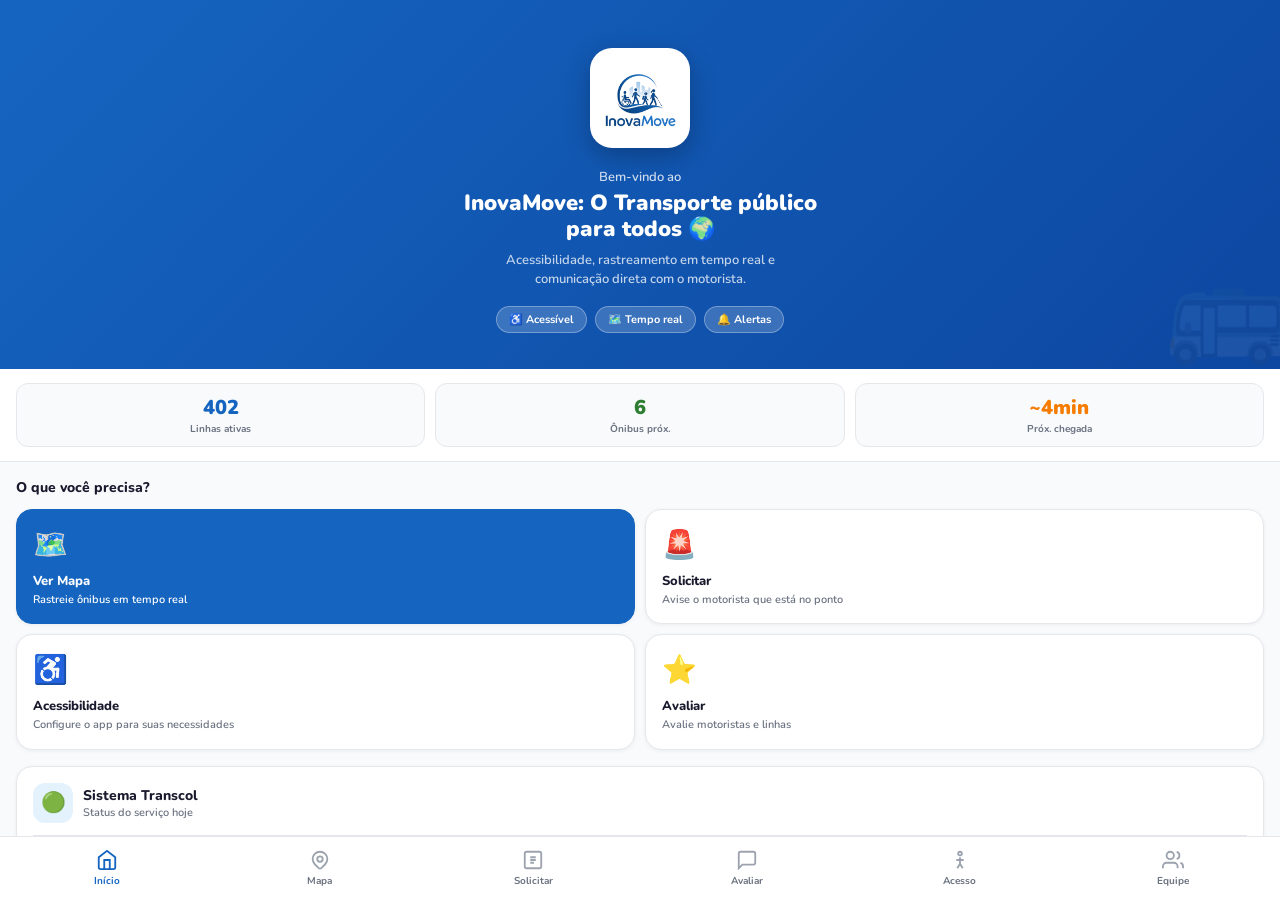
<file: index.html>
<!DOCTYPE html>
<html lang="pt-BR">
<head>
  <meta charset="UTF-8">
  <meta name="viewport" content="width=device-width, initial-scale=1.0">
  <title>InovaMove - Início</title>
  <link rel="preconnect" href="https://fonts.googleapis.com">
  <link href="https://fonts.googleapis.com/css2?family=Nunito:wght@400;600;700;800;900&display=swap" rel="stylesheet">
  <link rel="stylesheet" href="assets/css/variables.css">
  <link rel="stylesheet" href="assets/css/base.css">
  <link rel="stylesheet" href="assets/css/home.css">
  <link rel="manifest" href="manifest.json">
  <link rel="icon" href="assets/img/icon-192.png">
  <link rel="apple-touch-icon" href="assets/img/icon-192.png">
  <meta name="theme-color" content="#1565C0">
</head>
<body>

<div class="main">
  <div class="hero">
    <div class="hero-logo-main">
      <img src="assets/img/logo.png" alt="InovaMove Logo Principal">
    </div>

    <div class="hero-greeting">Bem-vindo ao</div>
    <div class="hero-title">InovaMove: O Transporte público<br>para todos 🌍</div>
    <div class="hero-subtitle">Acessibilidade, rastreamento em tempo real e comunicação direta com o motorista.</div>
    <div class="hero-badges">
      <span class="hero-badge">♿ Acessível</span>
      <span class="hero-badge">🗺️ Tempo real</span>
      <span class="hero-badge">🔔 Alertas</span>
    </div>
  </div>

  <div class="status-bar">
    <div class="status-item"><div class="num">402</div><div class="label">Linhas ativas</div></div>
    <div class="status-item"><div class="num" style="color:var(--green)">6</div><div class="label">Ônibus próx.</div></div>
    <div class="status-item"><div class="num" style="color:#F57C00">~4min</div><div class="label">Próx. chegada</div></div>
  </div>

  <div class="section">
    <div class="section-title">O que você precisa?</div>
    <div class="actions-grid">
      <a href="mapa.html" class="action-card highlight">
        <div class="action-icon">🗺️</div>
        <div class="action-title">Ver Mapa</div>
        <div class="action-desc">Rastreie ônibus em tempo real</div>
      </a>
      <a href="solicitacao.html" class="action-card">
        <div class="action-icon">🚨</div>
        <div class="action-title">Solicitar</div>
        <div class="action-desc">Avise o motorista que está no ponto</div>
      </a>
      <a href="acessibilidade.html" class="action-card">
        <div class="action-icon">♿</div>
        <div class="action-title">Acessibilidade</div>
        <div class="action-desc">Configure o app para suas necessidades</div>
      </a>
      <a href="feedback.html" class="action-card">
        <div class="action-icon">⭐</div>
        <div class="action-title">Avaliar</div>
        <div class="action-desc">Avalie motoristas e linhas</div>
      </a>
    </div>
  </div>

  <div class="info-card">
    <div class="info-card-top">
      <div class="info-card-icon">🟢</div>
      <div><div class="info-card-title">Sistema Transcol</div><div class="info-card-sub">Status do serviço hoje</div></div>
    </div>
    <div class="info-item"><div class="info-dot"></div><div class="info-text">Todas as linhas operando normalmente</div></div>
    <div class="info-item"><div class="info-dot"></div><div class="info-text">Wi-Fi disponível nos ônibus Transcol</div></div>
    <div class="info-item"><div class="info-dot" style="background:#F57C00"></div><div class="info-text">Trânsito moderado na Av. Vitória</div></div>
    <div class="info-item"><div class="info-dot"></div><div class="info-text">Integração Aquaviário ativa</div></div>
  </div>
</div>

<nav>
  <a class="nav-item active" href="index.html">
    <svg viewBox="0 0 24 24" fill="none" stroke="#1565C0" stroke-width="2"><path d="M3 9l9-7 9 7v11a2 2 0 0 1-2 2H5a2 2 0 0 1-2-2z"/><polyline points="9 22 9 12 15 12 15 22"/></svg>
    Início
  </a>
  <a class="nav-item" href="mapa.html">
    <svg viewBox="0 0 24 24" fill="none" stroke="#9ca3af" stroke-width="2"><circle cx="12" cy="11" r="3"/><path d="M17.657 16.657L13.414 20.9a1.998 1.998 0 0 1-2.827 0l-4.244-4.243a8 8 0 1 1 11.314 0z"/></svg>
    Mapa
  </a>
  <a class="nav-item" href="solicitacao.html">
    <svg viewBox="0 0 24 24" fill="none" stroke="#9ca3af" stroke-width="2"><rect x="3" y="3" width="18" height="18" rx="2"/><path d="M9 9h6M9 12h6M9 15h4"/></svg>
    Solicitar
  </a>
  <a class="nav-item" href="feedback.html">
    <svg viewBox="0 0 24 24" fill="none" stroke="#9ca3af" stroke-width="2"><path d="M21 15a2 2 0 0 1-2 2H7l-4 4V5a2 2 0 0 1 2-2h14a2 2 0 0 1 2 2z"/></svg>
    Avaliar
  </a>
  <a class="nav-item" href="acessibilidade.html">
    <svg viewBox="0 0 24 24" fill="none" stroke="#9ca3af" stroke-width="2"><circle cx="12" cy="5" r="2"/><path d="M12 9v7M9 21l3-5 3 5M8 12h8"/></svg>
    Acesso
  </a>
  <a class="nav-item" href="sobre.html">
    <svg viewBox="0 0 24 24" fill="none" stroke="#9ca3af" stroke-width="2"><path d="M17 21v-2a4 4 0 0 0-4-4H5a4 4 0 0 0-4 4v2"/><circle cx="9" cy="7" r="4"/><path d="M23 21v-2a4 4 0 0 0-3-3.87M16 3.13a4 4 0 0 1 0 7.75"/></svg>
    Equipe
  </a>
</nav>

<script src="assets/js/accessibility.js"></script>
</body>
</html>
</file>
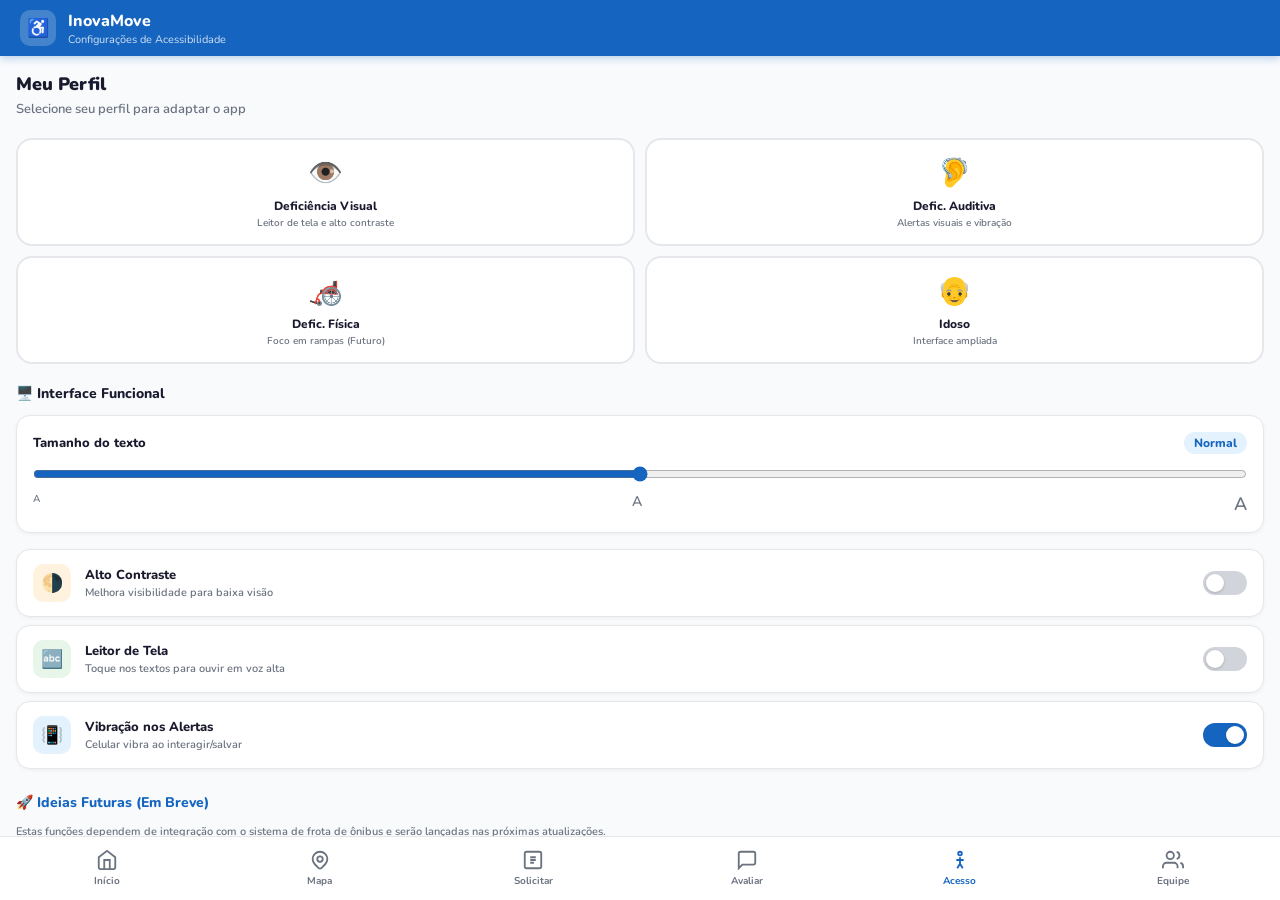
<file: acessibilidade.html>
<!DOCTYPE html>
<html lang="pt-BR">
<head>
  <meta charset="UTF-8">
  <meta name="viewport" content="width=device-width, initial-scale=1.0">
  <title>InovaMove - Acessibilidade</title>
  <link rel="preconnect" href="https://fonts.googleapis.com">
  <link href="https://fonts.googleapis.com/css2?family=Nunito:wght@400;600;700;800;900&display=swap" rel="stylesheet">
  <link rel="stylesheet" href="assets/css/variables.css">
  <link rel="stylesheet" href="assets/css/base.css">
  <link rel="stylesheet" href="assets/css/acessibilidade.css">
  <link rel="manifest" href="manifest.json">
  <link rel="icon" href="assets/img/icon-192.png">
  <link rel="apple-touch-icon" href="assets/img/icon-192.png">
  <meta name="theme-color" content="#1565C0">
</head>
<body>
<header>
  <div class="header-icon">♿</div>
  <div class="header-text"><h1>InovaMove</h1><p>Configurações de Acessibilidade</p></div>
</header>

<div class="main">
  <div class="page-title">Meu Perfil</div>
  <div class="page-sub">Selecione seu perfil para adaptar o app</div>

  <div class="perfil-grid">
    <div class="perfil-card" data-perfil="visual" onclick="selecionarPerfil(this, 'visual')">
      <div class="emoji">👁️</div>
      <div class="nome">Deficiência Visual</div>
      <div class="desc">Leitor de tela e alto contraste</div>
    </div>
    <div class="perfil-card" data-perfil="auditiva" onclick="selecionarPerfil(this, 'auditiva')">
      <div class="emoji">🦻</div>
      <div class="nome">Defic. Auditiva</div>
      <div class="desc">Alertas visuais e vibração</div>
    </div>
    <div class="perfil-card" data-perfil="fisica" onclick="selecionarPerfil(this, 'fisica')">
      <div class="emoji">🦽</div>
      <div class="nome">Defic. Física</div>
      <div class="desc">Foco em rampas (Futuro)</div>
    </div>
    <div class="perfil-card" data-perfil="idoso" onclick="selecionarPerfil(this, 'idoso')">
      <div class="emoji">👴</div>
      <div class="nome">Idoso</div>
      <div class="desc">Interface ampliada</div>
    </div>
  </div>

  <div class="section-title">🖥️ Interface Funcional</div>

  <div class="slider-card">
    <div class="slider-label">
      <span>Tamanho do texto</span>
      <span class="val" id="font-val">Normal</span>
    </div>
    <input type="range" min="1" max="3" value="2" id="slider-fonte" oninput="updateFont(this.value)">
    <div style="display:flex;justify-content:space-between;margin-top:4px;">
      <span style="font-size:10px;color:var(--text-muted);font-weight:600;">A</span>
      <span style="font-size:14px;color:var(--text-muted);font-weight:600;">A</span>
      <span style="font-size:18px;color:var(--text-muted);font-weight:600;">A</span>
    </div>
  </div>

  <div class="toggle-card">
    <div class="toggle-row">
      <div class="toggle-icon" style="background:#FFF3E0; color:#000;">🌗</div>
      <div class="toggle-info">
        <div class="toggle-name">Alto Contraste</div>
        <div class="toggle-desc">Melhora visibilidade para baixa visão</div>
      </div>
      <label class="toggle-switch"><input type="checkbox" id="toggle-contraste" onchange="aplicarPreview()"><span class="slider"></span></label>
    </div>
  </div>

  <div class="toggle-card">
    <div class="toggle-row">
      <div class="toggle-icon" style="background:#E8F5E9; color:#000;">🔤</div>
      <div class="toggle-info">
        <div class="toggle-name">Leitor de Tela</div>
        <div class="toggle-desc">Toque nos textos para ouvir em voz alta</div>
      </div>
      <label class="toggle-switch"><input type="checkbox" id="toggle-leitor" onchange="aplicarPreview()"><span class="slider"></span></label>
    </div>
  </div>

  <div class="toggle-card">
    <div class="toggle-row">
      <div class="toggle-icon" style="background:#E3F2FD; color:#000;">📳</div>
      <div class="toggle-info">
        <div class="toggle-name">Vibração nos Alertas</div>
        <div class="toggle-desc">Celular vibra ao interagir/salvar</div>
      </div>
      <label class="toggle-switch"><input type="checkbox" id="toggle-vibra" checked onchange="testarVibracao(this.checked); aplicarPreview()"><span class="slider"></span></label>
    </div>
  </div>

  <div class="section-title" style="margin-top:24px; color: var(--blue);">🚀 Ideias Futuras (Em Breve)</div>
  <p style="font-size: 11px; color: var(--text-muted); margin-bottom: 12px; font-weight: 600;">
    Estas funções dependem de integração com o sistema de frota de ônibus e serão lançadas nas próximas atualizações.
  </p>

  <div class="toggle-card future-card">
    <div class="toggle-row">
      <div class="toggle-icon" style="background:#E8F5E9; color:#000;">♿</div>
      <div class="toggle-info">
        <div class="toggle-name">Apenas Linhas Acessíveis <span class="badge-futuro">Em breve</span></div>
        <div class="toggle-desc">Filtrar ônibus com rampa/elevador no mapa</div>
      </div>
      <label class="toggle-switch"><input type="checkbox" disabled><span class="slider"></span></label>
    </div>
  </div>

  <div class="toggle-card future-card">
    <div class="toggle-row">
      <div class="toggle-icon" style="background:#F3E5F5; color:#000;">🔔</div>
      <div class="toggle-info">
        <div class="toggle-name">Alerta de Chegada <span class="badge-futuro">Em breve</span></div>
        <div class="toggle-desc">Aviso GPS quando o ônibus estiver a 2 min</div>
      </div>
      <label class="toggle-switch"><input type="checkbox" disabled><span class="slider"></span></label>
    </div>
  </div>

  <div class="toggle-card future-card">
    <div class="toggle-row">
      <div class="toggle-icon" style="background:#FFF3E0; color:#000;">🪑</div>
      <div class="toggle-info">
        <div class="toggle-name">Reservar Assento Prioritário <span class="badge-futuro">Em breve</span></div>
        <div class="toggle-desc">Aviso direto no painel do motorista</div>
      </div>
      <label class="toggle-switch"><input type="checkbox" disabled><span class="slider"></span></label>
    </div>
  </div>

  <button class="save-btn" onclick="salvar()">✅ Salvar Configurações</button>
</div>

<div class="toast" id="toast">✅ Configurações salvas e aplicadas!</div>

<nav>
  <a class="nav-item" href="index.html">
    <svg viewBox="0 0 24 24" fill="none" stroke="currentColor" stroke-width="2"><path d="M3 9l9-7 9 7v11a2 2 0 0 1-2 2H5a2 2 0 0 1-2-2z"/><polyline points="9 22 9 12 15 12 15 22"/></svg>
    Início
  </a>
  <a class="nav-item" href="mapa.html">
    <svg viewBox="0 0 24 24" fill="none" stroke="currentColor" stroke-width="2"><circle cx="12" cy="11" r="3"/><path d="M17.657 16.657L13.414 20.9a1.998 1.998 0 0 1-2.827 0l-4.244-4.243a8 8 0 1 1 11.314 0z"/></svg>
    Mapa
  </a>
  <a class="nav-item" href="solicitacao.html">
    <svg viewBox="0 0 24 24" fill="none" stroke="currentColor" stroke-width="2"><rect x="3" y="3" width="18" height="18" rx="2"/><path d="M9 9h6M9 12h6M9 15h4"/></svg>
    Solicitar
  </a>
  <a class="nav-item" href="feedback.html">
    <svg viewBox="0 0 24 24" fill="none" stroke="currentColor" stroke-width="2"><path d="M21 15a2 2 0 0 1-2 2H7l-4 4V5a2 2 0 0 1 2-2h14a2 2 0 0 1 2 2z"/></svg>
    Avaliar
  </a>
  <a class="nav-item active" href="acessibilidade.html">
    <svg viewBox="0 0 24 24" fill="none" stroke="currentColor" stroke-width="2"><circle cx="12" cy="5" r="2"/><path d="M12 9v7M9 21l3-5 3 5M8 12h8"/></svg>
    Acesso
  </a>
  <a class="nav-item" href="sobre.html">
    <svg viewBox="0 0 24 24" fill="none" stroke="currentColor" stroke-width="2"><path d="M17 21v-2a4 4 0 0 0-4-4H5a4 4 0 0 0-4 4v2"/><circle cx="9" cy="7" r="4"/><path d="M23 21v-2a4 4 0 0 0-3-3.87M16 3.13a4 4 0 0 1 0 7.75"/></svg>
    Equipe
  </a>
</nav>

<script src="assets/js/accessibility.js"></script>
<script src="assets/js/acessibilidade.js"></script>
</body>
</html>
</file>
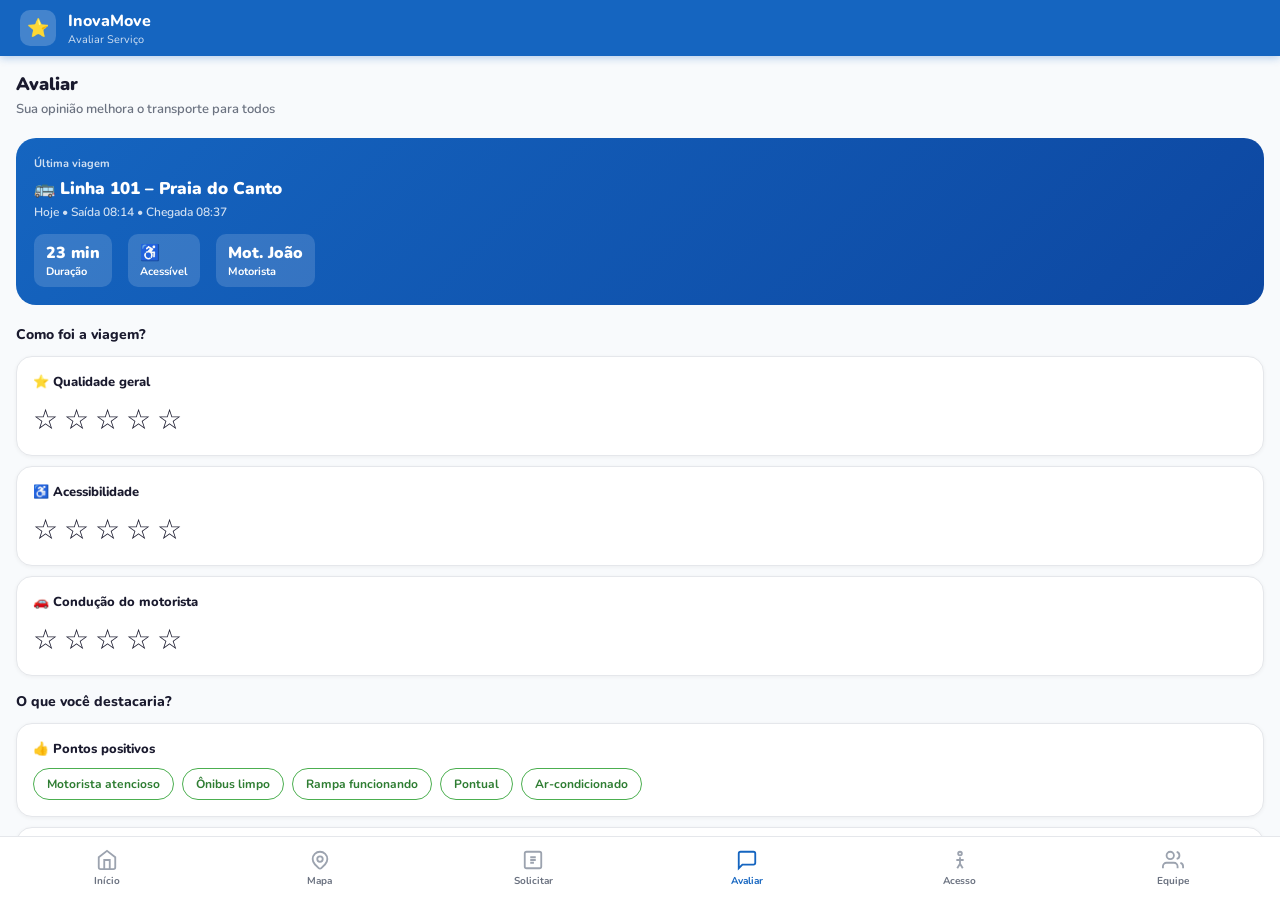
<file: feedback.html>
<!DOCTYPE html>
<html lang="pt-BR">
<head>
  <meta charset="UTF-8">
  <meta name="viewport" content="width=device-width, initial-scale=1.0">
  <title>InovaMove - Avaliar</title>
  <link rel="preconnect" href="https://fonts.googleapis.com">
  <link href="https://fonts.googleapis.com/css2?family=Nunito:wght@400;600;700;800;900&display=swap" rel="stylesheet">
  <link rel="stylesheet" href="assets/css/variables.css">
  <link rel="stylesheet" href="assets/css/base.css">
  <link rel="stylesheet" href="assets/css/feedback.css">
  <link rel="manifest" href="manifest.json">
  <link rel="icon" href="assets/img/icon-192.png">
  <link rel="apple-touch-icon" href="assets/img/icon-192.png">
  <meta name="theme-color" content="#1565C0">
</head>
<body>
<header>
  <div class="header-icon">⭐</div>
  <div class="header-text"><h1>InovaMove</h1><p>Avaliar Serviço</p></div>
</header>

<div class="main">
  <div class="page-title">Avaliar</div>
  <div class="page-sub">Sua opinião melhora o transporte para todos</div>

  <div class="ride-card">
    <div class="ride-label">Última viagem</div>
    <div class="ride-name">🚌 Linha 101 – Praia do Canto</div>
    <div class="ride-detail">Hoje • Saída 08:14 • Chegada 08:37</div>
    <div class="ride-stats">
      <div class="ride-stat"><span>23 min</span>Duração</div>
      <div class="ride-stat"><span>♿</span>Acessível</div>
      <div class="ride-stat"><span>Mot. João</span>Motorista</div>
    </div>
  </div>

  <div class="section-title">Como foi a viagem?</div>

  <div class="rating-card">
    <div class="rating-label">⭐ Qualidade geral</div>
    <div class="stars" id="stars-geral">
      <span class="star" onclick="setRating('geral',1)">☆</span>
      <span class="star" onclick="setRating('geral',2)">☆</span>
      <span class="star" onclick="setRating('geral',3)">☆</span>
      <span class="star" onclick="setRating('geral',4)">☆</span>
      <span class="star" onclick="setRating('geral',5)">☆</span>
    </div>
  </div>

  <div class="rating-card">
    <div class="rating-label">♿ Acessibilidade</div>
    <div class="stars" id="stars-acess">
      <span class="star" onclick="setRating('acess',1)">☆</span>
      <span class="star" onclick="setRating('acess',2)">☆</span>
      <span class="star" onclick="setRating('acess',3)">☆</span>
      <span class="star" onclick="setRating('acess',4)">☆</span>
      <span class="star" onclick="setRating('acess',5)">☆</span>
    </div>
  </div>

  <div class="rating-card">
    <div class="rating-label">🚗 Condução do motorista</div>
    <div class="stars" id="stars-mot">
      <span class="star" onclick="setRating('mot',1)">☆</span>
      <span class="star" onclick="setRating('mot',2)">☆</span>
      <span class="star" onclick="setRating('mot',3)">☆</span>
      <span class="star" onclick="setRating('mot',4)">☆</span>
      <span class="star" onclick="setRating('mot',5)">☆</span>
    </div>
  </div>

  <div class="section-title" style="margin-top:16px">O que você destacaria?</div>

  <div class="rating-card">
    <div class="rating-label" style="margin-bottom:6px">👍 Pontos positivos</div>
    <div class="chips">
      <button class="chip good" onclick="toggleChip(this)">Motorista atencioso</button>
      <button class="chip good" onclick="toggleChip(this)">Ônibus limpo</button>
      <button class="chip good" onclick="toggleChip(this)">Rampa funcionando</button>
      <button class="chip good" onclick="toggleChip(this)">Pontual</button>
      <button class="chip good" onclick="toggleChip(this)">Ar-condicionado</button>
    </div>
  </div>

  <div class="rating-card" style="margin-top:10px">
    <div class="rating-label" style="margin-bottom:6px">👎 Pontos negativos</div>
    <div class="chips">
      <button class="chip bad" onclick="toggleChip(this)">Motorista não parou</button>
      <button class="chip bad" onclick="toggleChip(this)">Rampa com defeito</button>
      <button class="chip bad" onclick="toggleChip(this)">Superlotado</button>
      <button class="chip bad" onclick="toggleChip(this)">Atrasado</button>
      <button class="chip bad" onclick="toggleChip(this)">Ônibus sujo</button>
    </div>
    <textarea placeholder="Descreva melhor o que aconteceu (opcional)..."></textarea>
  </div>

  <button class="send-btn" onclick="enviar()">⭐ Enviar Avaliação</button>
</div>

<div class="overlay" id="overlay">
  <div class="confirm-card">
    <div class="confirm-emoji">🙏</div>
    <div class="confirm-title">Obrigado!</div>
    <div class="confirm-text">Sua avaliação foi enviada. Você contribui para um transporte mais acessível em Vitória-ES.</div>
    <button class="confirm-btn" onclick="fechar()">Voltar ao Início</button>
  </div>
</div>

<nav>
  <a class="nav-item" href="index.html">
    <svg viewBox="0 0 24 24" fill="none" stroke="#9ca3af" stroke-width="2"><path d="M3 9l9-7 9 7v11a2 2 0 0 1-2 2H5a2 2 0 0 1-2-2z"/><polyline points="9 22 9 12 15 12 15 22"/></svg>
    Início
  </a>
  <a class="nav-item" href="mapa.html">
    <svg viewBox="0 0 24 24" fill="none" stroke="#9ca3af" stroke-width="2"><circle cx="12" cy="11" r="3"/><path d="M17.657 16.657L13.414 20.9a1.998 1.998 0 0 1-2.827 0l-4.244-4.243a8 8 0 1 1 11.314 0z"/></svg>
    Mapa
  </a>
  <a class="nav-item" href="solicitacao.html">
    <svg viewBox="0 0 24 24" fill="none" stroke="#9ca3af" stroke-width="2"><rect x="3" y="3" width="18" height="18" rx="2"/><path d="M9 9h6M9 12h6M9 15h4"/></svg>
    Solicitar
  </a>
  <a class="nav-item active" href="feedback.html">
    <svg viewBox="0 0 24 24" fill="none" stroke="#1565C0" stroke-width="2"><path d="M21 15a2 2 0 0 1-2 2H7l-4 4V5a2 2 0 0 1 2-2h14a2 2 0 0 1 2 2z"/></svg>
    Avaliar
  </a>
  <a class="nav-item" href="acessibilidade.html">
    <svg viewBox="0 0 24 24" fill="none" stroke="#9ca3af" stroke-width="2"><circle cx="12" cy="5" r="2"/><path d="M12 9v7M9 21l3-5 3 5M8 12h8"/></svg>
    Acesso
  </a>
  <a class="nav-item" href="sobre.html">
    <svg viewBox="0 0 24 24" fill="none" stroke="#9ca3af" stroke-width="2"><path d="M17 21v-2a4 4 0 0 0-4-4H5a4 4 0 0 0-4 4v2"/><circle cx="9" cy="7" r="4"/><path d="M23 21v-2a4 4 0 0 0-3-3.87M16 3.13a4 4 0 0 1 0 7.75"/></svg>
    Equipe
  </a>
</nav>

<script src="assets/js/accessibility.js"></script>
<script src="assets/js/feedback.js"></script>
</body>
</html>
</file>
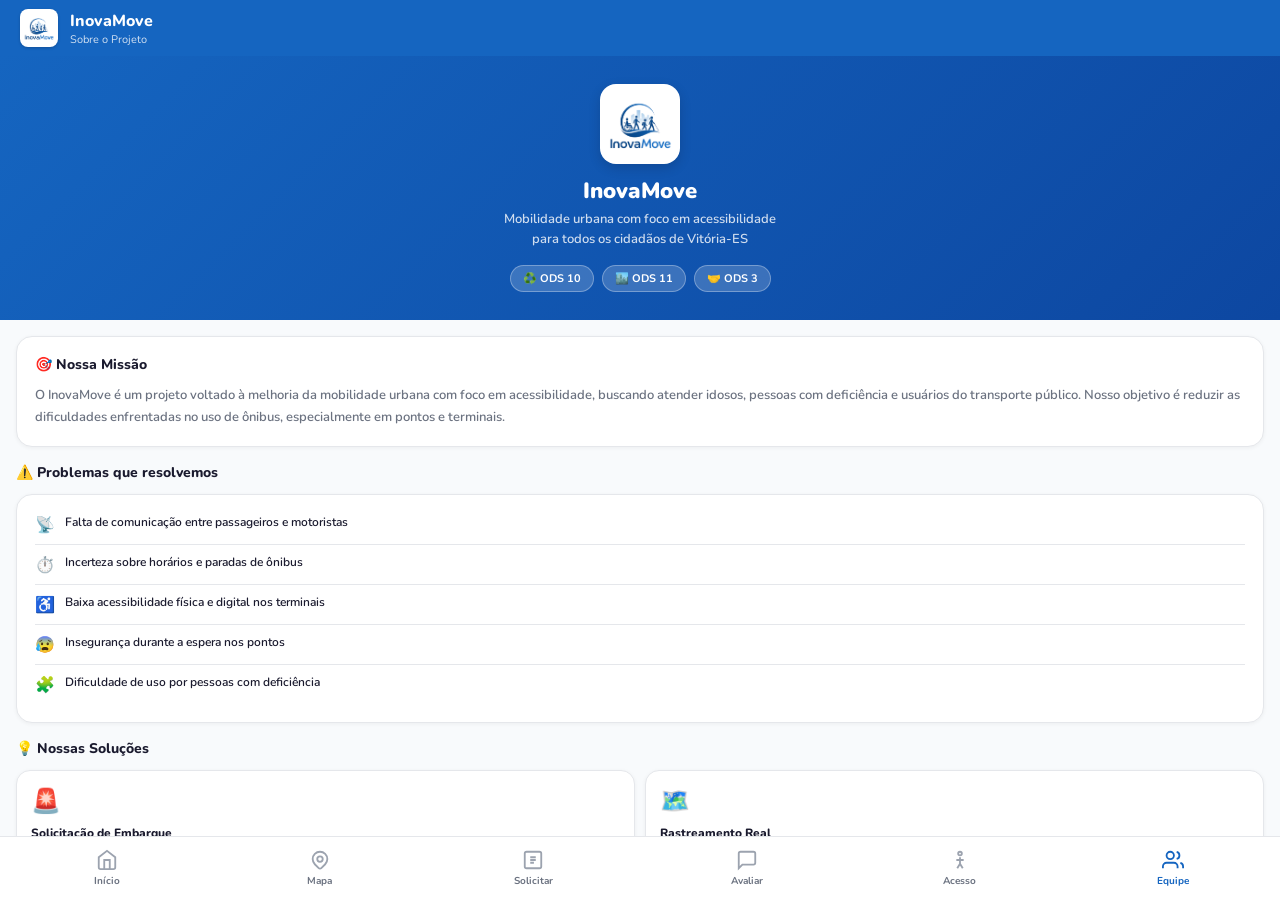
<file: sobre.html>
<!DOCTYPE html>
<html lang="pt-BR">
<head>
  <meta charset="UTF-8">
  <meta name="viewport" content="width=device-width, initial-scale=1.0">
  <title>InovaMove - Equipe</title>
  <link rel="preconnect" href="https://fonts.googleapis.com">
  <link href="https://fonts.googleapis.com/css2?family=Nunito:wght@400;600;700;800;900&display=swap" rel="stylesheet">
  <link rel="stylesheet" href="assets/css/variables.css">
  <link rel="stylesheet" href="assets/css/base.css">
  <link rel="stylesheet" href="assets/css/sobre.css">
  <link rel="manifest" href="manifest.json">
  <link rel="icon" href="assets/img/icon-192.png">
  <link rel="apple-touch-icon" href="assets/img/icon-192.png">
  <meta name="theme-color" content="#1565C0">
</head>
<body>
<header>
  <img src="assets/img/logo.png" alt="InovaMove Logo" class="header-logo">
  <div class="header-text"><h1>InovaMove</h1><p>Sobre o Projeto</p></div>
</header>

<div class="main">
  <div class="hero">
    <div class="hero-logo"><img src="assets/img/logo.png" alt="InovaMove Logo"></div>
    <div class="hero-title">InovaMove</div>
    <div class="hero-sub">Mobilidade urbana com foco em acessibilidade para todos os cidadãos de Vitória-ES</div>
    <div class="ods-row">
      <span class="ods-badge">♻️ ODS 10</span>
      <span class="ods-badge">🏙️ ODS 11</span>
      <span class="ods-badge">🤝 ODS 3</span>
    </div>
  </div>

  <div class="content">
    <div class="mission-card">
      <div class="mission-title">🎯 Nossa Missão</div>
      <div class="mission-text">O InovaMove é um projeto voltado à melhoria da mobilidade urbana com foco em acessibilidade, buscando atender idosos, pessoas com deficiência e usuários do transporte público. Nosso objetivo é reduzir as dificuldades enfrentadas no uso de ônibus, especialmente em pontos e terminais.</div>
    </div>

    <div class="section-title">⚠️ Problemas que resolvemos</div>
    <div class="mission-card">
      <div class="problem-item"><div class="problem-icon">📡</div><div class="problem-text">Falta de comunicação entre passageiros e motoristas</div></div>
      <div class="problem-item"><div class="problem-icon">⏱️</div><div class="problem-text">Incerteza sobre horários e paradas de ônibus</div></div>
      <div class="problem-item"><div class="problem-icon">♿</div><div class="problem-text">Baixa acessibilidade física e digital nos terminais</div></div>
      <div class="problem-item"><div class="problem-icon">😰</div><div class="problem-text">Insegurança durante a espera nos pontos</div></div>
      <div class="problem-item"><div class="problem-icon">🧩</div><div class="problem-text">Dificuldade de uso por pessoas com deficiência</div></div>
    </div>

    <div class="section-title">💡 Nossas Soluções</div>
    <div class="sol-grid">
      <div class="sol-card">
        <div class="sol-icon">🚨</div><div class="sol-title">Solicitação de Embarque</div><div class="sol-desc">Avisa o motorista que você está no ponto</div>
      </div>
      <div class="sol-card">
        <div class="sol-icon">🗺️</div><div class="sol-title">Rastreamento Real</div><div class="sol-desc">Localização e previsão de chegada dos ônibus</div>
      </div>
      <div class="sol-card">
        <div class="sol-icon">🖥️</div><div class="sol-title">Interface Adaptativa</div><div class="sol-desc">Layout que se adapta ao perfil do usuário</div>
      </div>
      <div class="sol-card">
        <div class="sol-icon">⭐</div><div class="sol-title">Avaliação do Serviço</div><div class="sol-desc">Avalie motoristas, ônibus e acessibilidade</div>
      </div>
    </div>

    <div class="section-title">💻 Tecnologias</div>
    <div class="tech-row">
      <span class="tech-badge">HTML5</span><span class="tech-badge">CSS3</span><span class="tech-badge">JavaScript</span><span class="tech-badge">Leaflet.js</span><span class="tech-badge">OpenStreetMap</span><span class="tech-badge">Overpass API</span>
    </div>

    <div class="section-title">📊 Impacto Social</div>
    <div class="impact-grid">
      <div class="impact-item"><div class="impact-num">402</div><div class="impact-label">Linhas Transcol</div></div>
      <div class="impact-item"><div class="impact-num">600K</div><div class="impact-label">Passageiros/dia</div></div>
      <div class="impact-item"><div class="impact-num">3 ODS</div><div class="impact-label">Alinhados</div></div>
    </div>

    <div class="section-title">👥 Nossa Equipe</div>
    <div class="team-grid">
      <div class="team-card"><div class="team-avatar">B</div><div class="team-name">Bryan</div></div>
      <div class="team-card"><div class="team-avatar">G</div><div class="team-name">Gustavo</div></div>
      <div class="team-card"><div class="team-avatar">A</div><div class="team-name">Alissa</div></div>
      <div class="team-card"><div class="team-avatar">AS</div><div class="team-name">Arthur Simonassi</div></div>
      <div class="team-card"><div class="team-avatar">E</div><div class="team-name">Erick</div></div>
    </div>

    <div class="thanks-card">
      <h3>🙏 Agradecimentos</h3>
      <p>Agradecemos a todos que contribuíram para tornar o transporte público mais inclusivo e acessível em Vitória, Espírito Santo. Este projeto é dedicado a todas as pessoas que enfrentam dificuldades diárias no transporte coletivo.</p>
    </div>
  </div>
</div>

<nav>
  <a class="nav-item" href="index.html">
    <svg viewBox="0 0 24 24" fill="none" stroke="#9ca3af" stroke-width="2"><path d="M3 9l9-7 9 7v11a2 2 0 0 1-2 2H5a2 2 0 0 1-2-2z"/><polyline points="9 22 9 12 15 12 15 22"/></svg>
    Início
  </a>
  <a class="nav-item" href="mapa.html">
    <svg viewBox="0 0 24 24" fill="none" stroke="#9ca3af" stroke-width="2"><circle cx="12" cy="11" r="3"/><path d="M17.657 16.657L13.414 20.9a1.998 1.998 0 0 1-2.827 0l-4.244-4.243a8 8 0 1 1 11.314 0z"/></svg>
    Mapa
  </a>
  <a class="nav-item" href="solicitacao.html">
    <svg viewBox="0 0 24 24" fill="none" stroke="#9ca3af" stroke-width="2"><rect x="3" y="3" width="18" height="18" rx="2"/><path d="M9 9h6M9 12h6M9 15h4"/></svg>
    Solicitar
  </a>
  <a class="nav-item" href="feedback.html">
    <svg viewBox="0 0 24 24" fill="none" stroke="#9ca3af" stroke-width="2"><path d="M21 15a2 2 0 0 1-2 2H7l-4 4V5a2 2 0 0 1 2-2h14a2 2 0 0 1 2 2z"/></svg>
    Avaliar
  </a>
  <a class="nav-item" href="acessibilidade.html">
    <svg viewBox="0 0 24 24" fill="none" stroke="#9ca3af" stroke-width="2"><circle cx="12" cy="5" r="2"/><path d="M12 9v7M9 21l3-5 3 5M8 12h8"/></svg>
    Acesso
  </a>
  <a class="nav-item active" href="sobre.html">
    <svg viewBox="0 0 24 24" fill="none" stroke="#1565C0" stroke-width="2"><path d="M17 21v-2a4 4 0 0 0-4-4H5a4 4 0 0 0-4 4v2"/><circle cx="9" cy="7" r="4"/><path d="M23 21v-2a4 4 0 0 0-3-3.87M16 3.13a4 4 0 0 1 0 7.75"/></svg>
    Equipe
  </a>
</nav>

<script src="assets/js/accessibility.js"></script>
</body>
</html>
</file>
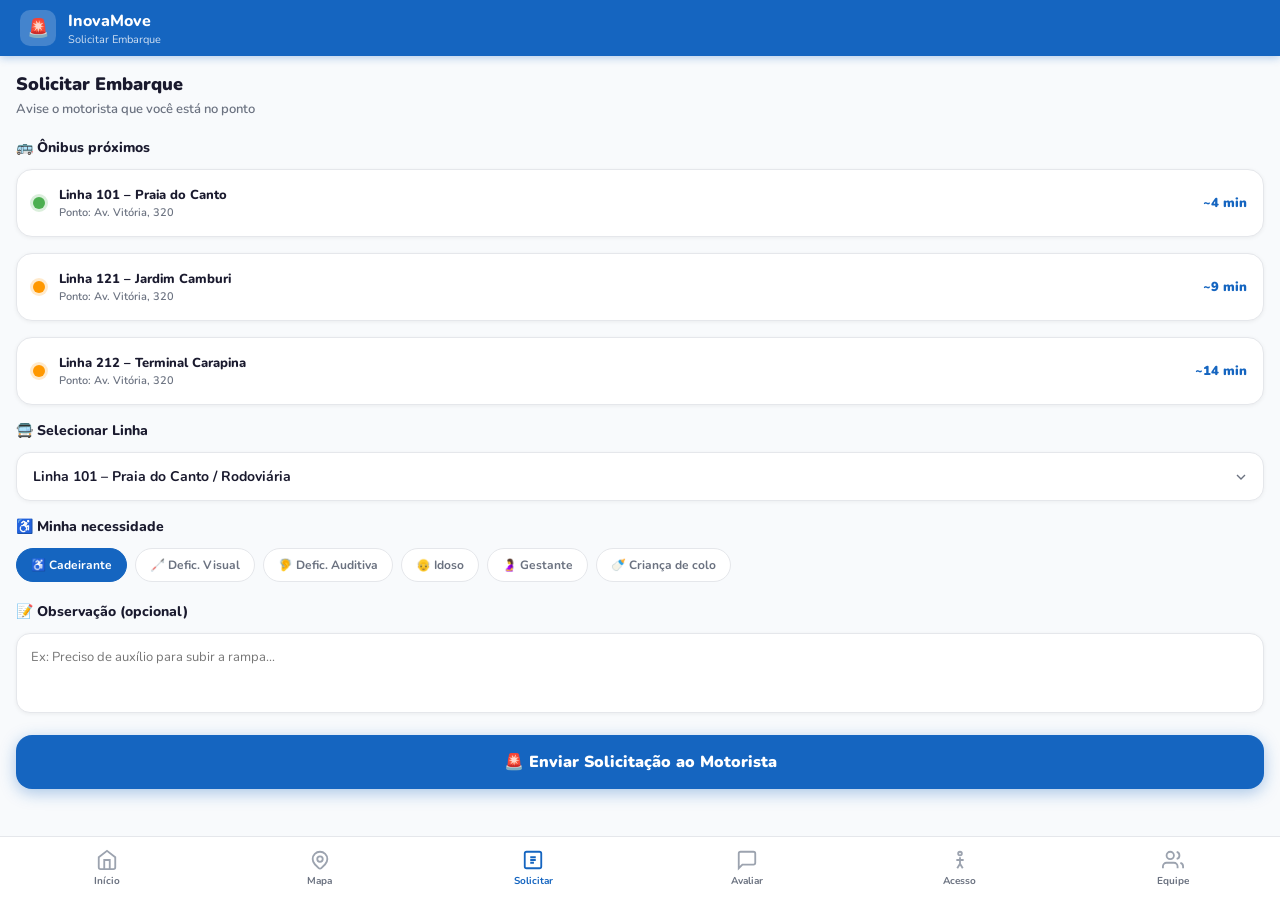
<file: solicitacao.html>
<!DOCTYPE html>
<html lang="pt-BR">
<head>
  <meta charset="UTF-8">
  <meta name="viewport" content="width=device-width, initial-scale=1.0">
  <title>InovaMove - Solicitar</title>
  <link rel="preconnect" href="https://fonts.googleapis.com">
  <link href="https://fonts.googleapis.com/css2?family=Nunito:wght@400;600;700;800;900&display=swap" rel="stylesheet">
  <link rel="stylesheet" href="assets/css/variables.css">
  <link rel="stylesheet" href="assets/css/base.css">
  <link rel="stylesheet" href="assets/css/solicitacao.css">
  <link rel="manifest" href="manifest.json">
  <link rel="icon" href="assets/img/icon-192.png">
  <link rel="apple-touch-icon" href="assets/img/icon-192.png">
  <meta name="theme-color" content="#1565C0">
</head>
<body>
<header>
  <div class="header-icon">🚨</div>
  <div class="header-text"><h1>InovaMove</h1><p>Solicitar Embarque</p></div>
</header>

<div class="main">
  <div class="page-title">Solicitar Embarque</div>
  <div class="page-sub">Avise o motorista que você está no ponto</div>

  <div class="section-title">🚌 Ônibus próximos</div>

  <div class="status-card">
    <div class="status-dot"></div>
    <div class="status-info">
      <div class="status-name">Linha 101 – Praia do Canto</div>
      <div class="status-detail">Ponto: Av. Vitória, 320</div>
    </div>
    <div class="status-time">~4 min</div>
  </div>
  <div class="status-card">
    <div class="status-dot orange"></div>
    <div class="status-info">
      <div class="status-name">Linha 121 – Jardim Camburi</div>
      <div class="status-detail">Ponto: Av. Vitória, 320</div>
    </div>
    <div class="status-time">~9 min</div>
  </div>
  <div class="status-card">
    <div class="status-dot orange"></div>
    <div class="status-info">
      <div class="status-name">Linha 212 – Terminal Carapina</div>
      <div class="status-detail">Ponto: Av. Vitória, 320</div>
    </div>
    <div class="status-time">~14 min</div>
  </div>

  <div class="section-title">🚍 Selecionar Linha</div>
  <select class="linha-select">
    <option>Linha 101 – Praia do Canto / Rodoviária</option>
    <option>Linha 121 – Mário Cypreste / Jardim Camburi</option>
    <option>Linha 212 – Centro / Terminal Carapina</option>
    <option>Linha 312 – Jardim Camburi / Terminal</option>
    <option>Linha 502 – São Pedro / Vitória</option>
  </select>

  <div class="section-title">♿ Minha necessidade</div>
  <div class="chips">
    <button class="chip selected" onclick="toggleChip(this)">♿ Cadeirante</button>
    <button class="chip" onclick="toggleChip(this)">🦯 Defic. Visual</button>
    <button class="chip" onclick="toggleChip(this)">🦻 Defic. Auditiva</button>
    <button class="chip" onclick="toggleChip(this)">👴 Idoso</button>
    <button class="chip" onclick="toggleChip(this)">🤰 Gestante</button>
    <button class="chip" onclick="toggleChip(this)">🍼 Criança de colo</button>
  </div>

  <div class="section-title">📝 Observação (opcional)</div>
  <textarea placeholder="Ex: Preciso de auxílio para subir a rampa..."></textarea>

  <button class="send-btn" onclick="enviarSolicitacao()">
    🚨 Enviar Solicitação ao Motorista
  </button>
</div>

<!-- Confirmação -->
<div class="overlay" id="overlay">
  <div class="confirm-card">
    <div class="confirm-emoji">✅</div>
    <div class="confirm-title">Solicitação Enviada!</div>
    <div class="confirm-text">O motorista foi avisado que você está aguardando no ponto com necessidade especial.</div>
    <div class="confirm-detail">🚌 Linha 101 chegando em ~4 minutos</div>
    <button class="confirm-btn" onclick="fecharOverlay()">OK, aguardarei no ponto</button>
  </div>
</div>

<nav>
  <a class="nav-item" href="index.html">
    <svg viewBox="0 0 24 24" fill="none" stroke="#9ca3af" stroke-width="2"><path d="M3 9l9-7 9 7v11a2 2 0 0 1-2 2H5a2 2 0 0 1-2-2z"/><polyline points="9 22 9 12 15 12 15 22"/></svg>
    Início
  </a>
  <a class="nav-item" href="mapa.html">
    <svg viewBox="0 0 24 24" fill="none" stroke="#9ca3af" stroke-width="2"><circle cx="12" cy="11" r="3"/><path d="M17.657 16.657L13.414 20.9a1.998 1.998 0 0 1-2.827 0l-4.244-4.243a8 8 0 1 1 11.314 0z"/></svg>
    Mapa
  </a>
  <a class="nav-item active" href="solicitacao.html">
    <svg viewBox="0 0 24 24" fill="none" stroke="#1565C0" stroke-width="2"><rect x="3" y="3" width="18" height="18" rx="2"/><path d="M9 9h6M9 12h6M9 15h4"/></svg>
    Solicitar
  </a>
  <a class="nav-item" href="feedback.html">
    <svg viewBox="0 0 24 24" fill="none" stroke="#9ca3af" stroke-width="2"><path d="M21 15a2 2 0 0 1-2 2H7l-4 4V5a2 2 0 0 1 2-2h14a2 2 0 0 1 2 2z"/></svg>
    Avaliar
  </a>
  <a class="nav-item" href="acessibilidade.html">
    <svg viewBox="0 0 24 24" fill="none" stroke="#9ca3af" stroke-width="2"><circle cx="12" cy="5" r="2"/><path d="M12 9v7M9 21l3-5 3 5M8 12h8"/></svg>
    Acesso
  </a>
  <a class="nav-item" href="sobre.html">
    <svg viewBox="0 0 24 24" fill="none" stroke="#9ca3af" stroke-width="2"><path d="M17 21v-2a4 4 0 0 0-4-4H5a4 4 0 0 0-4 4v2"/><circle cx="9" cy="7" r="4"/><path d="M23 21v-2a4 4 0 0 0-3-3.87M16 3.13a4 4 0 0 1 0 7.75"/></svg>
    Equipe
  </a>
</nav>

<script src="assets/js/accessibility.js"></script>
<script src="assets/js/solicitacao.js"></script>
</body>
</html>
</file>
<file: assets/css/variables.css>
/* ==========================================================================
   InovaMove — Variáveis globais (design tokens)
   Cores, sombras e demais tokens usados em todas as páginas.
   ========================================================================== */

:root {
  --blue: #1565C0;
  --blue-light: #1976D2;
  --blue-pale: #E3F2FD;

  --green: #2E7D32;
  --green-light: #4CAF50;

  --orange: #E65100;
  --orange-pale: #FFF3E0;

  --yellow: #F9A825;

  --text: #1a1a2e;
  --text-muted: #6b7280;
  --border: #e5e7eb;

  --bg: #f8fafc;
  --white: #ffffff;

  --card-shadow: 0 1px 4px rgba(0, 0, 0, 0.06);
}
</file>
<file: assets/css/base.css>
/* ==========================================================================
   InovaMove — Estilos base
   Reset, corpo da página, cabeçalho, navegação inferior e componentes
   reutilizados em mais de uma página (overlay de confirmação, títulos
   de seção, etc). Depende de variables.css já ter sido carregado.
   ========================================================================== */

* {
  margin: 0;
  padding: 0;
  box-sizing: border-box;
}

body {
  font-family: 'Nunito', sans-serif;
  background: var(--bg);
  display: flex;
  flex-direction: column;
  height: 100vh;
  overflow: hidden;
  color: var(--text);
}

/* ── Área principal com rolagem ── */
.main {
  flex: 1;
  overflow-y: auto;
}

.main::-webkit-scrollbar { width: 3px; }
.main::-webkit-scrollbar-thumb { background: var(--border); border-radius: 3px; }

/* ── Cabeçalho padrão (usado nas páginas internas) ── */
header {
  background: var(--blue);
  color: white;
  padding: 0 20px;
  height: 56px;
  display: flex;
  align-items: center;
  gap: 12px;
  flex-shrink: 0;
  box-shadow: 0 2px 8px rgba(21, 101, 192, 0.3);
}

.header-icon {
  width: 36px;
  height: 36px;
  background: rgba(255, 255, 255, 0.2);
  border-radius: 10px;
  display: flex;
  align-items: center;
  justify-content: center;
  font-size: 18px;
}

.header-logo {
  width: 38px;
  height: 38px;
  background: white;
  border-radius: 8px;
  padding: 2px;
  object-fit: contain;
  box-shadow: 0 1px 3px rgba(0, 0, 0, 0.2);
}

.header-text h1 { font-size: 16px; font-weight: 800; }
.header-text p { font-size: 11px; opacity: 0.8; }

/* ── Título de seção (repetido em várias páginas) ── */
.section-title {
  font-size: 14px;
  font-weight: 800;
  color: var(--text);
  margin-bottom: 12px;
}

/* ── Overlay de confirmação (feedback.html e solicitacao.html) ── */
.overlay {
  position: fixed;
  inset: 0;
  background: rgba(0, 0, 0, 0.5);
  z-index: 900;
  display: none;
  align-items: center;
  justify-content: center;
  padding: 20px;
}

.overlay.show { display: flex; }

.confirm-card {
  background: var(--white);
  border-radius: 24px;
  padding: 28px;
  text-align: center;
  max-width: 320px;
  width: 100%;
  animation: popIn 0.3s cubic-bezier(0.34, 1.56, 0.64, 1);
}

@keyframes popIn {
  from { transform: scale(0.8); opacity: 0; }
  to { transform: scale(1); opacity: 1; }
}

.confirm-emoji { font-size: 56px; margin-bottom: 12px; }
.confirm-title { font-size: 20px; font-weight: 900; margin-bottom: 6px; }
.confirm-text { font-size: 13px; color: var(--text-muted); font-weight: 600; line-height: 1.6; margin-bottom: 20px; }
.confirm-btn {
  width: 100%;
  padding: 14px;
  background: var(--blue);
  color: white;
  border: none;
  border-radius: 14px;
  font-size: 15px;
  font-weight: 800;
  cursor: pointer;
  font-family: 'Nunito', sans-serif;
}
body.high-contrast .confirm-btn { color: #000000; }

/* ── Modo alto contraste (aplicado via JS em assets/js/accessibility.js,
   funciona em qualquer página porque sobrescreve as variáveis globais) ── */
body.high-contrast {
  --bg: #000000;
  --white: #121212;
  --text: #FFFF00;
  --text-muted: #DDDDDD;
  --border: #FFFF00;
  --blue: #FFFF00;
  --blue-light: #FFFF00;
  --blue-pale: #222222;
  --green: #00FF00;
  --green-light: #00FF00;
}
body.high-contrast header { background: #000000; color: #FFFF00; border-bottom: 2px solid #FFFF00; }
body.high-contrast .header-icon { background: #FFFF00; color: #000000; }
body.high-contrast .nav-item.active { color: #FFFF00; }
body.high-contrast .nav-item.active svg path,
body.high-contrast .nav-item.active svg circle,
body.high-contrast .nav-item.active svg rect { stroke: #FFFF00; }

/* Banners com gradiente (hero, cartão de viagem, agradecimentos):
   em alto contraste viram fundo preto sólido com texto amarelo,
   em vez de misturar a cor original fixa com a variável trocada */
body.high-contrast .hero,
body.high-contrast .ride-card,
body.high-contrast .thanks-card {
  background: #000000;
  color: #FFFF00;
  border: 2px solid #FFFF00;
}

body { transition: zoom 0.2s; }

/* ── Navegação inferior (comum a todas as páginas) ── */
nav {
  background: var(--white);
  border-top: 1px solid var(--border);
  display: flex;
  height: 64px;
  flex-shrink: 0;
  position: fixed;
  bottom: 0;
  left: 0;
  right: 0;
}

.nav-item {
  flex: 1;
  display: flex;
  flex-direction: column;
  align-items: center;
  justify-content: center;
  gap: 3px;
  color: var(--text-muted);
  font-size: 10px;
  font-weight: 700;
  text-decoration: none;
  cursor: pointer;
  transition: color 0.2s;
  border: none;
  background: none;
  font-family: 'Nunito', sans-serif;
}

.nav-item.active { color: var(--blue); }
.nav-item svg { width: 22px; height: 22px; }

/* ── Chips genéricos (seleção múltipla) ── */
.chip {
  padding: 7px 13px;
  border-radius: 20px;
  border: 1.5px solid var(--border);
  font-size: 12px;
  font-weight: 700;
  color: var(--text-muted);
  background: var(--white);
  cursor: pointer;
  transition: all 0.2s;
  font-family: 'Nunito', sans-serif;
}

.chip.selected {
  background: var(--blue);
  border-color: var(--blue);
  color: white;
}
body.high-contrast .chip.selected { color: #000000; }

/* ── Campos de texto padrão ── */
textarea {
  width: 100%;
  padding: 14px;
  border-radius: 14px;
  border: 1.5px solid var(--border);
  font-size: 13px;
  font-family: 'Nunito', sans-serif;
  color: var(--text);
  background: var(--white);
  resize: none;
  height: 80px;
  box-shadow: var(--card-shadow);
}

textarea:focus { outline: none; border-color: var(--blue); }

/* ── Botão de envio padrão ── */
.send-btn {
  width: 100%;
  padding: 16px;
  background: var(--blue);
  color: white;
  border: none;
  border-radius: 16px;
  font-size: 16px;
  font-weight: 900;
  cursor: pointer;
  font-family: 'Nunito', sans-serif;
  box-shadow: 0 4px 16px rgba(21, 101, 192, 0.35);
  transition: all 0.2s;
}

.send-btn:hover { opacity: 0.9; transform: translateY(-1px); }
.send-btn:disabled { background: #d1d5db; box-shadow: none; transform: none; cursor: not-allowed; }
body.high-contrast .send-btn { color: #000000; }
</file>
<file: assets/css/home.css>
/* ==========================================================================
   InovaMove — Página Início (index.html)
   ========================================================================== */

.main { padding-bottom: calc(120px + env(safe-area-inset-bottom)); }

/* ── Hero ── */
.hero {
  background: linear-gradient(135deg, var(--blue) 0%, #0D47A1 100%);
  color: white;
  padding: 48px 20px 36px;
  text-align: center;
  position: relative;
  overflow: hidden;
}

.hero::after {
  content: '🚌';
  position: absolute;
  right: -10px;
  bottom: -10px;
  font-size: 100px;
  opacity: 0.08;
}

.hero-logo-main {
  width: 100px;
  height: 100px;
  background: var(--white);
  border-radius: 22px;
  padding: 8px;
  box-shadow: 0 8px 24px rgba(0, 0, 0, 0.25);
  margin: 0 auto 20px;
  display: flex;
  align-items: center;
  justify-content: center;
  position: relative;
  z-index: 2;
}

.hero-logo-main img { width: 100%; height: 100%; object-fit: contain; }

.hero-greeting { font-size: 13px; opacity: 0.8; font-weight: 600; margin-bottom: 4px; }
.hero-title { font-size: 22px; font-weight: 900; line-height: 1.2; margin-bottom: 8px; }
.hero-subtitle { font-size: 13px; opacity: 0.75; font-weight: 600; line-height: 1.5; max-width: 300px; margin: 0 auto; }
.hero-badges { display: flex; gap: 8px; margin-top: 16px; flex-wrap: wrap; justify-content: center; }
.hero-badge { background: rgba(255, 255, 255, 0.18); border: 1px solid rgba(255, 255, 255, 0.3); border-radius: 20px; padding: 5px 12px; font-size: 11px; font-weight: 700; }

/* ── Barra de status ── */
.status-bar { display: flex; gap: 10px; padding: 14px 16px; background: var(--white); border-bottom: 1px solid var(--border); }
.status-item { flex: 1; background: var(--bg); border-radius: 12px; padding: 10px 12px; text-align: center; border: 1px solid var(--border); }
.status-item .num { font-size: 20px; font-weight: 900; color: var(--blue); }
.status-item .label { font-size: 10px; color: var(--text-muted); font-weight: 700; margin-top: 1px; }

/* ── Ações rápidas ── */
.section { padding: 16px 16px 0; }
.actions-grid { display: grid; grid-template-columns: 1fr 1fr; gap: 10px; }
.action-card {
  background: var(--white);
  border-radius: 16px;
  padding: 16px;
  border: 1px solid var(--border);
  cursor: pointer;
  text-decoration: none;
  display: block;
  transition: all 0.2s;
  box-shadow: 0 1px 4px rgba(0, 0, 0, 0.06);
}
.action-card:hover { transform: translateY(-2px); box-shadow: 0 4px 16px rgba(0, 0, 0, 0.1); border-color: var(--blue-light); }
.action-icon { font-size: 28px; margin-bottom: 8px; }
.action-title { font-size: 13px; font-weight: 800; color: var(--text); margin-bottom: 2px; }
.action-desc { font-size: 11px; color: var(--text-muted); font-weight: 600; line-height: 1.4; }
.action-card.highlight { background: var(--blue); border-color: var(--blue); }
.action-card.highlight .action-title,
.action-card.highlight .action-desc { color: white; }
body.high-contrast .action-card.highlight .action-title,
body.high-contrast .action-card.highlight .action-desc { color: #000000; }

/* ── Cartão de informações do sistema ── */
.info-card { background: var(--white); border-radius: 16px; padding: 16px; border: 1px solid var(--border); margin: 16px 16px 0; box-shadow: 0 1px 4px rgba(0, 0, 0, 0.06); }
.info-card-top { display: flex; align-items: center; gap: 10px; margin-bottom: 12px; }
.info-card-icon { width: 40px; height: 40px; background: var(--blue-pale); border-radius: 12px; display: flex; align-items: center; justify-content: center; font-size: 20px; }
.info-card-title { font-size: 14px; font-weight: 800; }
.info-card-sub { font-size: 11px; color: var(--text-muted); font-weight: 600; }
.info-item { display: flex; align-items: center; gap: 10px; padding: 8px 0; border-top: 1px solid var(--border); }
.info-item:first-of-type { border-top: none; }
.info-dot { width: 8px; height: 8px; border-radius: 50%; background: var(--green-light); flex-shrink: 0; }
.info-text { font-size: 12px; font-weight: 600; color: var(--text); }
</file>
<file: assets/css/acessibilidade.css>
/* ==========================================================================
   InovaMove — Página Acessibilidade (acessibilidade.html)
   ========================================================================== */

/* ── Alto contraste: só o que é específico desta página
   (as variáveis globais e o header já viram em base.css) ── */
body.high-contrast .save-btn { background: #FFFF00; color: #000000; font-weight: 900; }
body.high-contrast .toggle-switch .slider:before { background: #000000; }
body.high-contrast .badge-futuro { background: #000; color: #FF0; border-color: #FF0; }
body.high-contrast .toast { background: #FFFF00; color: #000; border: 2px solid #000; }

/* Espaço extra no rodapé para compensar o zoom de fonte grande */
.main { padding: 16px 16px calc(250px + env(safe-area-inset-bottom)); }

.page-title { font-size: 18px; font-weight: 900; color: var(--text); margin-bottom: 4px; }
.page-sub { font-size: 13px; color: var(--text-muted); font-weight: 600; margin-bottom: 20px; }

/* ── Seletor de perfil ── */
.perfil-grid { display: grid; grid-template-columns: 1fr 1fr; gap: 10px; margin-bottom: 20px; }
.perfil-card { background: var(--white); border-radius: 16px; padding: 14px; border: 2px solid var(--border); cursor: pointer; text-align: center; transition: all 0.2s; }
.perfil-card.selected { border-color: var(--blue); background: var(--blue-pale); }
.perfil-card .emoji { font-size: 28px; margin-bottom: 6px; }
.perfil-card .nome { font-size: 12px; font-weight: 800; color: var(--text); }
.perfil-card .desc { font-size: 10px; color: var(--text-muted); font-weight: 600; margin-top: 2px; }

.section-title { display: flex; align-items: center; gap: 6px; }

/* ── Cartão com interruptor (toggle) ── */
.toggle-card { background: var(--white); border-radius: 14px; border: 1px solid var(--border); margin-bottom: 8px; overflow: hidden; box-shadow: 0 1px 4px rgba(0, 0, 0, 0.05); }
.toggle-row { display: flex; align-items: center; gap: 14px; padding: 14px 16px; }
.toggle-icon { width: 38px; height: 38px; border-radius: 10px; display: flex; align-items: center; justify-content: center; font-size: 18px; flex-shrink: 0; }
.toggle-info { flex: 1; }
.toggle-name { font-size: 13px; font-weight: 800; color: var(--text); }
.toggle-desc { font-size: 11px; color: var(--text-muted); font-weight: 600; margin-top: 1px; }

.toggle-switch { position: relative; width: 44px; height: 24px; flex-shrink: 0; }
.toggle-switch input { opacity: 0; width: 0; height: 0; }
.slider { position: absolute; inset: 0; background: #d1d5db; border-radius: 24px; cursor: pointer; transition: 0.3s; }
.slider:before { content: ""; position: absolute; height: 18px; width: 18px; left: 3px; bottom: 3px; background: white; border-radius: 50%; transition: 0.3s; box-shadow: 0 1px 3px rgba(0, 0, 0, 0.2); }
input:checked + .slider { background: var(--blue); }
input:checked + .slider:before { transform: translateX(20px); }

/* ── Controle de tamanho de fonte ── */
.slider-card { background: var(--white); border-radius: 14px; border: 1px solid var(--border); padding: 16px; margin-bottom: 16px; box-shadow: 0 1px 4px rgba(0, 0, 0, 0.05); }
.slider-label { display: flex; justify-content: space-between; align-items: center; margin-bottom: 12px; }
.slider-label span { font-size: 13px; font-weight: 800; }
.slider-label .val { background: var(--blue-pale); color: var(--blue); padding: 3px 10px; border-radius: 20px; font-size: 12px; font-weight: 800; }
input[type=range] { width: 100%; accent-color: var(--blue); }

/* ── Recursos futuros (desabilitados) ── */
.future-card { opacity: 0.7; position: relative; }
.future-card .slider { background: #e5e7eb !important; cursor: not-allowed; }
.future-card .slider:before { transform: translateX(0) !important; }
.badge-futuro { background: #FFF3E0; color: #E65100; font-size: 9px; font-weight: 800; padding: 2px 6px; border-radius: 10px; border: 1px solid #FFE0B2; margin-left: 6px; display: inline-block; vertical-align: middle; }

/* ── Botão salvar ── */
.save-btn { width: 100%; padding: 15px; background: var(--blue); color: var(--white); border: none; border-radius: 14px; font-size: 15px; font-weight: 800; cursor: pointer; margin-top: 20px; font-family: 'Nunito', sans-serif; transition: opacity 0.2s; box-shadow: 0 4px 12px rgba(21, 101, 192, 0.3); }
.save-btn:hover { opacity: 0.9; }

/* ── Toast de confirmação ── */
.toast {
  position: fixed;
  bottom: 80px;
  left: 50%;
  transform: translateX(-50%) translateY(20px);
  background: var(--green);
  color: white;
  padding: 10px 24px;
  border-radius: 20px;
  font-size: 13px;
  font-weight: 700;
  opacity: 0;
  transition: all 0.3s;
  z-index: 999;
  white-space: nowrap;
  pointer-events: none; /* impede o toast de bloquear cliques */
}
.toast.show { opacity: 1; transform: translateX(-50%) translateY(0); pointer-events: auto; }
</file>
<file: assets/css/feedback.css>
/* ==========================================================================
   InovaMove — Página Avaliar (feedback.html)
   ========================================================================== */

.main { padding: 16px 16px calc(120px + env(safe-area-inset-bottom)); }

.page-title { font-size: 18px; font-weight: 900; margin-bottom: 4px; }
.page-sub { font-size: 13px; color: var(--text-muted); font-weight: 600; margin-bottom: 20px; }

/* ── Resumo da última viagem ── */
.ride-card { background: linear-gradient(135deg, var(--blue) 0%, #0D47A1 100%); border-radius: 20px; padding: 18px; color: white; margin-bottom: 20px; }
.ride-label { font-size: 11px; opacity: 0.8; font-weight: 700; margin-bottom: 6px; }
.ride-name { font-size: 17px; font-weight: 900; margin-bottom: 4px; }
.ride-detail { font-size: 12px; opacity: 0.8; font-weight: 600; }
.ride-stats { display: flex; gap: 16px; margin-top: 14px; }
.ride-stat { background: rgba(255, 255, 255, 0.15); border-radius: 10px; padding: 8px 12px; font-size: 11px; font-weight: 700; }
.ride-stat span { display: block; font-size: 16px; font-weight: 900; }

/* ── Avaliação por estrelas ── */
.rating-card { background: var(--white); border-radius: 16px; border: 1px solid var(--border); padding: 16px; margin-bottom: 10px; box-shadow: 0 1px 4px rgba(0, 0, 0, 0.05); }
.rating-label { font-size: 13px; font-weight: 800; margin-bottom: 10px; display: flex; align-items: center; gap: 6px; }
.stars { display: flex; gap: 6px; }
.star { font-size: 28px; cursor: pointer; transition: transform 0.15s; user-select: none; }
.star:hover, .star.active { transform: scale(1.2); }
.star.active { filter: drop-shadow(0 0 4px rgba(249, 168, 37, 0.5)); }

/* ── Chips de pontos positivos/negativos ── */
.chips { display: flex; flex-wrap: wrap; gap: 8px; margin-top: 10px; }
.chip.good { border-color: var(--green-light); color: var(--green); }
.chip.good.selected { background: var(--green-light); color: white; border-color: var(--green-light); }
body.high-contrast .chip.good.selected { color: #000000; }
.chip.bad { border-color: #EF9A9A; color: #C62828; }
.chip.bad.selected { background: #EF5350; color: white; border-color: #EF5350; }
body.high-contrast .chip.bad { border-color: #FF5555; color: #FF5555; }
body.high-contrast .chip.bad.selected { background: #FF5555; color: #000000; border-color: #FF5555; }

textarea { margin-top: 12px; }

.send-btn { margin-top: 20px; }

/* ── Detalhe do overlay de confirmação nesta página ── */
.confirm-text { margin-bottom: 20px; }
</file>
<file: assets/css/sobre.css>
/* ==========================================================================
   InovaMove — Página Sobre / Equipe (sobre.html)
   ========================================================================== */

.main { padding-bottom: calc(120px + env(safe-area-inset-bottom)); }

/* ── Hero ── */
.hero { background: linear-gradient(135deg, var(--blue) 0%, #0D47A1 100%); padding: 28px 20px; color: white; text-align: center; position: relative; overflow: hidden; }
.hero-logo { width: 80px; height: 80px; background: var(--white); border-radius: 16px; padding: 4px; display: flex; align-items: center; justify-content: center; margin: 0 auto 12px; box-shadow: 0 4px 12px rgba(0, 0, 0, 0.15); }
.hero-logo img { width: 100%; height: 100%; object-fit: contain; border-radius: 12px; }
.hero-title { font-size: 22px; font-weight: 900; margin-bottom: 4px; }
.hero-sub { font-size: 13px; opacity: 0.8; font-weight: 600; line-height: 1.5; max-width: 280px; margin: 0 auto; }
.ods-row { display: flex; gap: 8px; justify-content: center; margin-top: 16px; flex-wrap: wrap; }
.ods-badge { background: rgba(255, 255, 255, 0.18); border: 1px solid rgba(255, 255, 255, 0.3); border-radius: 20px; padding: 5px 12px; font-size: 11px; font-weight: 700; }

/* ── Conteúdo ── */
.content { padding: 16px; }
.mission-card { background: var(--white); border-radius: 16px; border: 1px solid var(--border); padding: 18px; margin-bottom: 16px; box-shadow: 0 1px 4px rgba(0, 0, 0, 0.05); }
.mission-title { font-size: 14px; font-weight: 800; margin-bottom: 10px; display: flex; align-items: center; gap: 6px; }
.mission-text { font-size: 13px; color: var(--text-muted); font-weight: 600; line-height: 1.7; }

.problem-item { display: flex; align-items: flex-start; gap: 10px; padding: 8px 0; border-top: 1px solid var(--border); }
.problem-item:first-of-type { border-top: none; padding-top: 0; }
.problem-icon { font-size: 16px; margin-top: 1px; flex-shrink: 0; }
.problem-text { font-size: 12px; font-weight: 600; color: var(--text); line-height: 1.5; }

.sol-grid { display: grid; grid-template-columns: 1fr 1fr; gap: 10px; margin-bottom: 16px; }
.sol-card { background: var(--white); border-radius: 14px; border: 1px solid var(--border); padding: 14px; box-shadow: 0 1px 4px rgba(0, 0, 0, 0.05); }
.sol-icon { font-size: 24px; margin-bottom: 8px; }
.sol-title { font-size: 12px; font-weight: 800; color: var(--text); margin-bottom: 3px; }
.sol-desc { font-size: 11px; color: var(--text-muted); font-weight: 600; line-height: 1.4; }

.tech-row { display: flex; flex-wrap: wrap; gap: 8px; margin-bottom: 16px; }
.tech-badge { background: var(--blue-pale); color: var(--blue); border-radius: 20px; padding: 6px 14px; font-size: 12px; font-weight: 800; border: 1px solid #BBDEFB; }

.impact-grid { display: grid; grid-template-columns: 1fr 1fr 1fr; gap: 10px; margin-bottom: 16px; }
.impact-item { background: var(--white); border-radius: 14px; border: 1px solid var(--border); padding: 12px; text-align: center; box-shadow: 0 1px 4px rgba(0, 0, 0, 0.05); }
.impact-num { font-size: 20px; font-weight: 900; color: var(--blue); }
.impact-label { font-size: 10px; color: var(--text-muted); font-weight: 700; margin-top: 2px; line-height: 1.3; }

.team-grid { display: grid; grid-template-columns: 1fr 1fr; gap: 10px; margin-bottom: 16px; }
.team-card { background: var(--white); border-radius: 14px; border: 1px solid var(--border); padding: 14px; text-align: center; box-shadow: 0 1px 4px rgba(0, 0, 0, 0.05); }
.team-avatar { width: 42px; height: 42px; background: var(--blue-pale); color: var(--blue); border-radius: 50%; display: flex; align-items: center; justify-content: center; font-size: 16px; font-weight: 900; margin: 0 auto 8px; }
.team-name { font-size: 12px; font-weight: 800; color: var(--text); }

.thanks-card { background: linear-gradient(135deg, var(--green) 0%, #1B5E20 100%); border-radius: 16px; padding: 20px; color: white; text-align: center; margin-bottom: 16px; }
.thanks-card h3 { font-size: 16px; font-weight: 900; margin-bottom: 6px; }
.thanks-card p { font-size: 12px; opacity: 0.85; font-weight: 600; line-height: 1.6; }
</file>
<file: assets/css/solicitacao.css>
/* ==========================================================================
   InovaMove — Página Solicitar Embarque (solicitacao.html)
   ========================================================================== */

.main { padding: 16px 16px calc(120px + env(safe-area-inset-bottom)); }

.page-title { font-size: 18px; font-weight: 900; margin-bottom: 4px; }
.page-sub { font-size: 13px; color: var(--text-muted); font-weight: 600; margin-bottom: 20px; }

/* ── Cartão de status do ônibus ── */
.status-card { background: var(--white); border-radius: 16px; border: 1px solid var(--border); padding: 16px; margin-bottom: 16px; display: flex; align-items: center; gap: 14px; box-shadow: 0 1px 4px rgba(0, 0, 0, 0.06); }
.status-dot { width: 12px; height: 12px; border-radius: 50%; background: var(--green-light); box-shadow: 0 0 0 3px rgba(76, 175, 80, 0.2); flex-shrink: 0; }
.status-dot.orange { background: #FF9800; box-shadow: 0 0 0 3px rgba(255, 152, 0, 0.2); }
.status-info { flex: 1; }
.status-name { font-size: 13px; font-weight: 800; color: var(--text); }
.status-detail { font-size: 11px; color: var(--text-muted); font-weight: 600; margin-top: 1px; }
.status-time { font-size: 13px; font-weight: 900; color: var(--blue); }

/* ── Chips de necessidade ── */
.chips { display: flex; flex-wrap: wrap; gap: 8px; margin-bottom: 20px; }
.chip { padding: 8px 14px; }

/* ── Seletor de linha ── */
.linha-select {
  width: 100%;
  padding: 14px 16px;
  border-radius: 14px;
  border: 1.5px solid var(--border);
  font-size: 14px;
  font-weight: 700;
  color: var(--text);
  background: var(--white);
  font-family: 'Nunito', sans-serif;
  appearance: none;
  background-image: url("data:image/svg+xml,%3Csvg xmlns='http://www.w3.org/2000/svg' width='16' height='16' viewBox='0 0 24 24' fill='none' stroke='%236b7280' stroke-width='2'%3E%3Cpolyline points='6 9 12 15 18 9'/%3E%3C/svg%3E");
  background-repeat: no-repeat;
  background-position: right 14px center;
  margin-bottom: 16px;
  box-shadow: 0 1px 4px rgba(0, 0, 0, 0.05);
}
.linha-select:focus { outline: none; border-color: var(--blue); }

textarea { margin-bottom: 16px; }

.send-btn { display: flex; align-items: center; justify-content: center; gap: 8px; }

/* ── Detalhe extra do overlay de confirmação nesta página ── */
.confirm-detail { background: var(--blue-pale); border-radius: 12px; padding: 12px; margin-bottom: 20px; font-size: 13px; font-weight: 700; color: var(--blue); }
</file>
